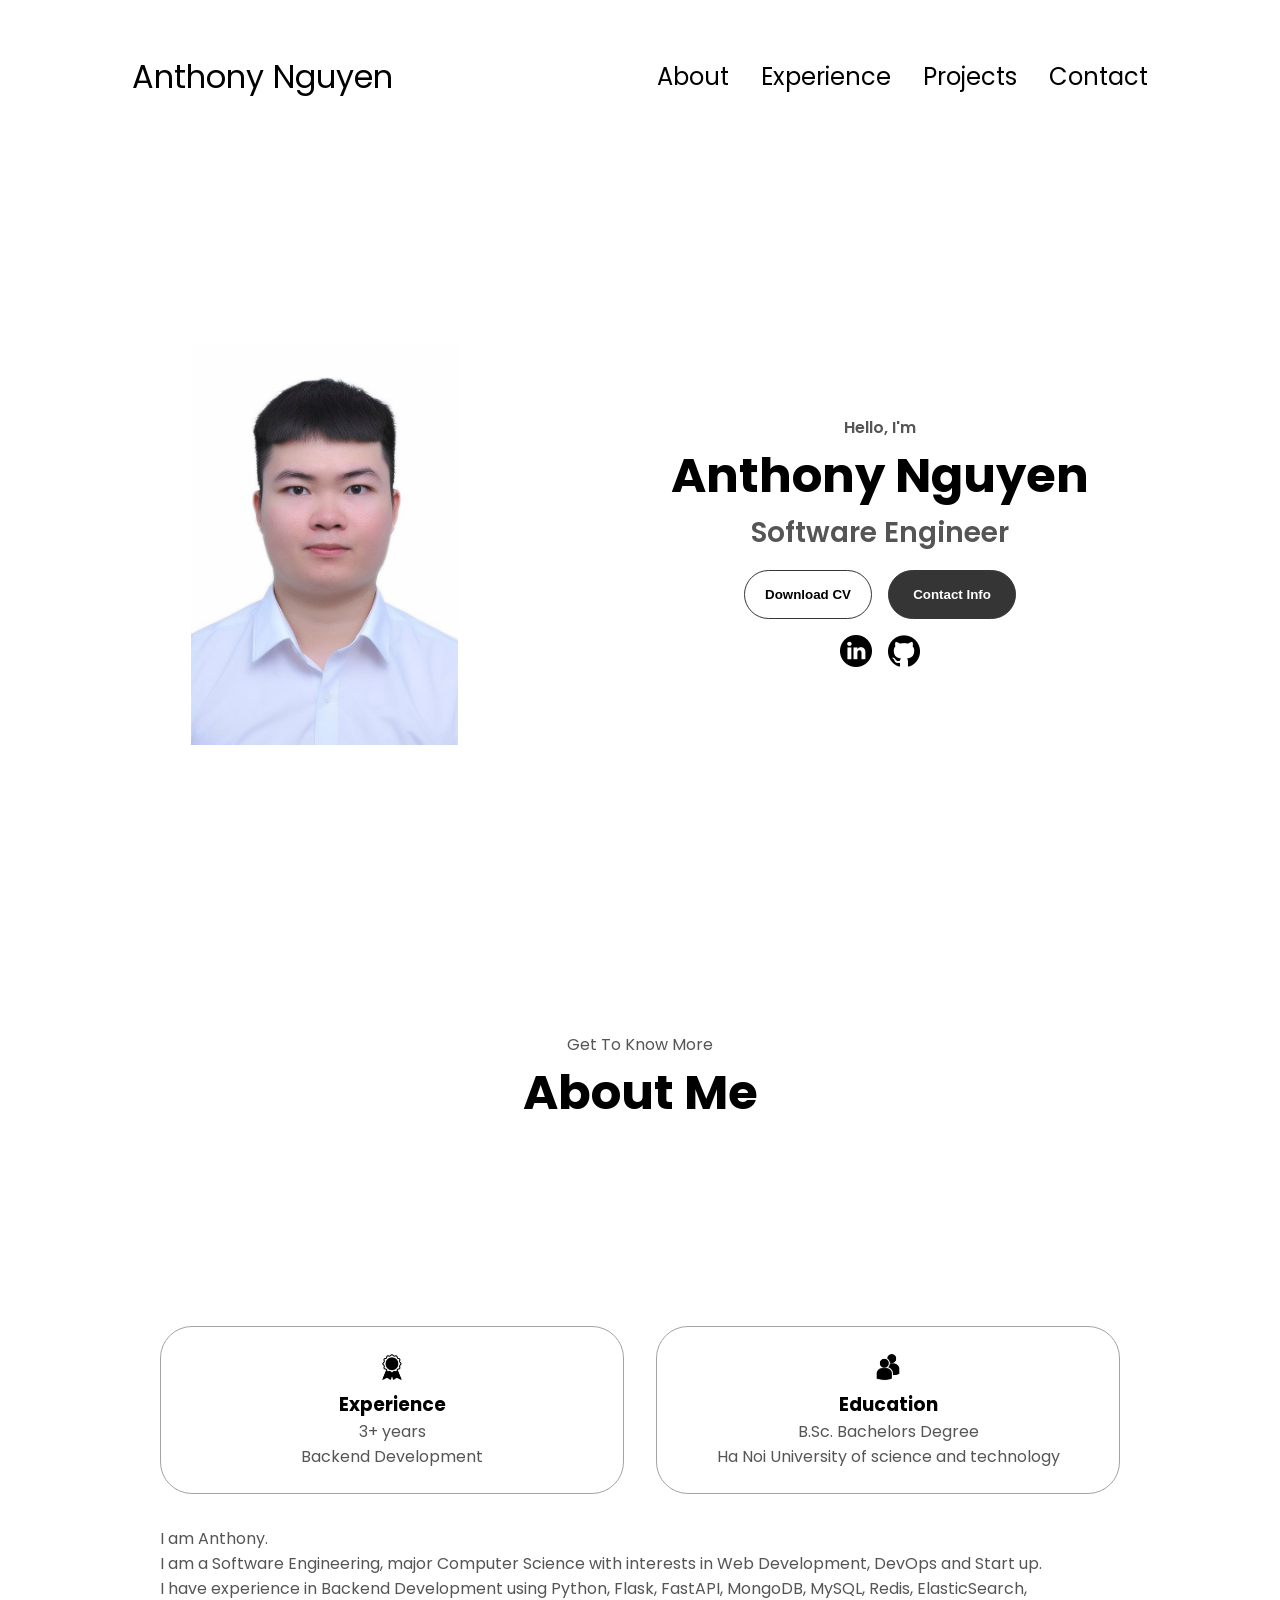
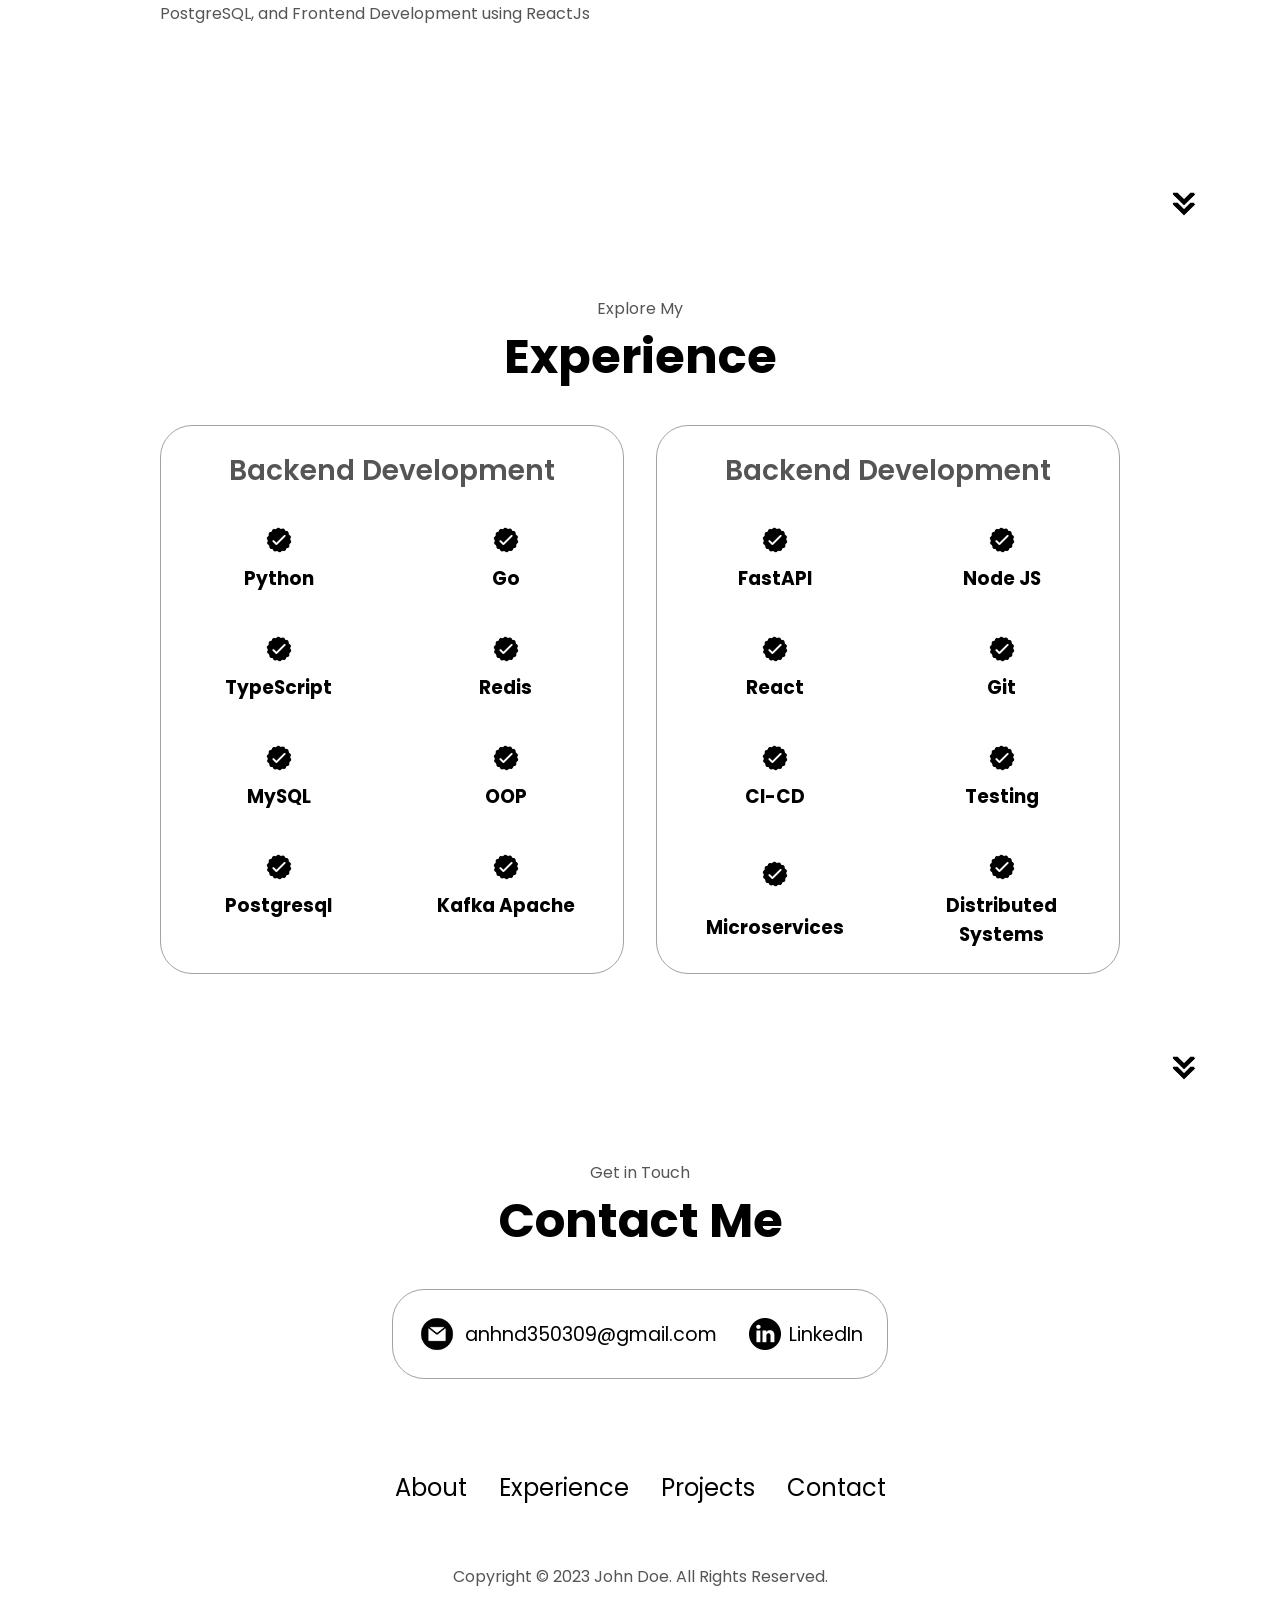
<file: src/index.html>
<!DOCTYPE html>
<html lang="en">
  <head>
    <meta charset="UTF-8" />
    <meta http-equiv="X-UA-Compatible" content="IE=edge" />
    <meta name="viewport" content="width=device-width, initial-scale=1.0" />
    <title>My Portfolio</title>
    <link rel="icon" href="assets/icon.jpg" />
    <link rel="stylesheet" href="style.css" />
    <link rel="stylesheet" href="mediaqueries.css" />
  </head>
  <body>
    <nav id="desktop-nav">
      <div class="logo">Anthony Nguyen</div>
      <div>
        <ul class="nav-links">
          <li><a href="#about">About</a></li>
          <li><a href="#experience">Experience</a></li>
          <li><a href="#projects">Projects</a></li>
          <li><a href="#contact">Contact</a></li>
        </ul>
      </div>
    </nav>
    <nav id="hamburger-nav">
      <div class="logo">John Doe</div>
      <div class="hamburger-menu">
        <div class="hamburger-icon" onclick="toggleMenu()">
          <span></span>
          <span></span>
          <span></span>
        </div>
        <div class="menu-links">
          <li><a href="#about" onclick="toggleMenu()">About</a></li>
          <li><a href="#experience" onclick="toggleMenu()">Experience</a></li>
          <li><a href="#projects" onclick="toggleMenu()">Projects</a></li>
          <li><a href="#contact" onclick="toggleMenu()">Contact</a></li>
        </div>
      </div>
    </nav>
    <section id="profile">
      <div class="section__pic-container">
        <img src="./assets/profile-pic.png" alt="John Doe profile picture" />
      </div>
      <div class="section__text">
        <p class="section__text__p1">Hello, I'm</p>
        <h1 class="title">Anthony Nguyen</h1>
        <p class="section__text__p2">Software Engineer</p>
        <div class="btn-container">
          <button
            class="btn btn-color-2"
            onclick="window.open('./assets/resume.pdf')"
          >
            Download CV
          </button>
          <button class="btn btn-color-1" onclick="location.href='./#contact'">
            Contact Info
          </button>
        </div>
        <div id="socials-container">
          <a href="https://www.linkedin.com/in/ducanh-99/" target="_blank">
            <img
              src="./assets/linkedin.png"
              alt="My LinkedIn profile"
              class="icon"
            />
          </a>
          <a href="https://github.com/ducanh-99" target="_blank">
            <img
              src="./assets/github.png"
              alt="My Github profile"
              class="icon"
            />
          </a>
        </div>
      </div>
    </section>
    <section id="about">
      <p class="section__text__p1">Get To Know More</p>
      <h1 class="title">About Me</h1>
      <div class="section-container">
        <!-- <div class="section__pic-container">
          <img
            src="./assets/about-pic.png"
            alt="Profile picture"
            class="about-pic"
          />
        </div> -->
        <div class="about-details-container">
          <div class="about-containers">
            <div class="details-container">
              <img
                src="./assets/experience.png"
                alt="Experience icon"
                class="icon"
              />
              <h3>Experience</h3>
              <p>3+ years<br />Backend Development</p>
            </div>
            <div class="details-container">
              <img
                src="./assets/education.png"
                alt="Education icon"
                class="icon"
              />
              <h3>Education</h3>
              <p>
                B.Sc. Bachelors Degree<br />Ha Noi University of science and
                technology
              </p>
            </div>
          </div>
          <div class="text-container">
            <p>
              I am Anthony. <br />
              I am a Software Engineering, major Computer Science with interests
              in Web Development, DevOps and Start up. <br />
              I have experience in Backend Development using Python, Flask,
              FastAPI, MongoDB, MySQL, Redis, ElasticSearch, PostgreSQL, and
              Frontend Development using ReactJs
            </p>
          </div>
        </div>
      </div>
      <img
        src="./assets/arrow.png"
        alt="Arrow icon"
        class="icon arrow"
        onclick="location.href='./#experience'"
      />
    </section>
    <section id="experience">
      <p class="section__text__p1">Explore My</p>
      <h1 class="title">Experience</h1>
      <div class="experience-details-container">
        <div class="about-containers">
          <div class="details-container">
            <h2 class="experience-sub-title">Backend Development</h2>
            <div class="article-container">
              <article>
                <img
                  src="./assets/checkmark.png"
                  alt="Experience icon"
                  class="icon"
                />
                <div>
                  <h3>Python</h3>
                </div>
              </article>
              <article>
                <img
                  src="./assets/checkmark.png"
                  alt="Experience icon"
                  class="icon"
                />
                <div>
                  <h3>Go</h3>
                </div>
              </article>
              <article>
                <img
                  src="./assets/checkmark.png"
                  alt="Experience icon"
                  class="icon"
                />
                <div>
                  <h3>TypeScript</h3>
                </div>
              </article>
              <article>
                <img
                  src="./assets/checkmark.png"
                  alt="Experience icon"
                  class="icon"
                />
                <div>
                  <h3>Redis</h3>
                </div>
              </article>
              <article>
                <img
                  src="./assets/checkmark.png"
                  alt="Experience icon"
                  class="icon"
                />
                <div>
                  <h3>MySQL</h3>
                </div>
              </article>
              <article>
                <img
                  src="./assets/checkmark.png"
                  alt="Experience icon"
                  class="icon"
                />
                <div>
                  <h3>OOP</h3>
                </div>
              </article>
              <article>
                <img
                  src="./assets/checkmark.png"
                  alt="Experience icon"
                  class="icon"
                />
                <div>
                  <h3>Postgresql</h3>
                </div>
              </article>
              <article>
                <img
                  src="./assets/checkmark.png"
                  alt="Experience icon"
                  class="icon"
                />
                <div>
                  <h3>Kafka Apache</h3>
                </div>
              </article>
            </div>
          </div>
          <div class="details-container">
            <h2 class="experience-sub-title">Backend Development</h2>
            <div class="article-container">
              <article>
                <img
                  src="./assets/checkmark.png"
                  alt="Experience icon"
                  class="icon"
                />
                <div>
                  <h3>FastAPI</h3>
                </div>
              </article>
              <article>
                <img
                  src="./assets/checkmark.png"
                  alt="Experience icon"
                  class="icon"
                />
                <div>
                  <h3>Node JS</h3>
                </div>
              </article>
              <article>
                <img
                  src="./assets/checkmark.png"
                  alt="Experience icon"
                  class="icon"
                />
                <div>
                  <h3>React</h3>
                </div>
              </article>
              <article>
                <img
                  src="./assets/checkmark.png"
                  alt="Experience icon"
                  class="icon"
                />
                <div>
                  <h3>Git</h3>
                </div>
              </article>
              <article>
                <img
                  src="./assets/checkmark.png"
                  alt="Experience icon"
                  class="icon"
                />
                <div>
                  <h3>CI-CD</h3>
                </div>
              </article>
              <article>
                <img
                  src="./assets/checkmark.png"
                  alt="Experience icon"
                  class="icon"
                />
                <div>
                  <h3>Testing</h3>
                </div>
              </article>
              <article>
                <img
                  src="./assets/checkmark.png"
                  alt="Experience icon"
                  class="icon"
                />
                <div>
                  <h3>Microservices</h3>
                </div>
              </article>
              <article>
                <img
                  src="./assets/checkmark.png"
                  alt="Experience icon"
                  class="icon"
                />
                <div>
                  <h3>Distributed Systems</h3>
                </div>
              </article>
            </div>
          </div>
        </div>
      </div>
      <img
        src="./assets/arrow.png"
        alt="Arrow icon"
        class="icon arrow"
        onclick="location.href='./#projects'"
      />
    </section>
    <!-- <section id="projects">
      <p class="section__text__p1">Browse My Recent</p>
      <h1 class="title">Projects</h1>
      <div class="experience-details-container">
        <div class="about-containers">
          <div class="details-container color-container">
            <div class="article-container">
              <img
                src="./assets/project-1.png"
                alt="Project 1"
                class="project-img"
              />
            </div>
            <h2 class="experience-sub-title project-title">Project One</h2>
            <div class="btn-container">
              <button
                class="btn btn-color-2 project-btn"
                onclick="location.href='https://github.com/'"
              >
                Github
              </button>
              <button
                class="btn btn-color-2 project-btn"
                onclick="location.href='https://github.com/'"
              >
                Live Demo
              </button>
            </div>
          </div>
          <div class="details-container color-container">
            <div class="article-container">
              <img
                src="./assets/project-2.png"
                alt="Project 2"
                class="project-img"
              />
            </div>
            <h2 class="experience-sub-title project-title">Project Two</h2>
            <div class="btn-container">
              <button
                class="btn btn-color-2 project-btn"
                onclick="location.href='https://github.com/'"
              >
                Github
              </button>
              <button
                class="btn btn-color-2 project-btn"
                onclick="location.href='https://github.com/'"
              >
                Live Demo
              </button>
            </div>
          </div>
          <div class="details-container color-container">
            <div class="article-container">
              <img
                src="./assets/project-3.png"
                alt="Project 3"
                class="project-img"
              />
            </div>
            <h2 class="experience-sub-title project-title">Project Three</h2>
            <div class="btn-container">
              <button
                class="btn btn-color-2 project-btn"
                onclick="location.href='https://github.com/'"
              >
                Github
              </button>
              <button
                class="btn btn-color-2 project-btn"
                onclick="location.href='https://github.com/'"
              >
                Live Demo
              </button>
            </div>
          </div>
        </div>
      </div>
      <img
        src="./assets/arrow.png"
        alt="Arrow icon"
        class="icon arrow"
        onclick="location.href='./#contact'"
      />
    </section> -->
    <section id="contact">
      <p class="section__text__p1">Get in Touch</p>
      <h1 class="title">Contact Me</h1>
      <div class="contact-info-upper-container">
        <div class="contact-info-container">
          <img
            src="./assets/email.png"
            alt="Email icon"
            class="icon contact-icon email-icon"
          />
          <p>
            <a href="mailto:anhnd350309@gmail.com">anhnd350309@gmail.com</a>
          </p>
        </div>
        <div class="contact-info-container">
          <img
            src="./assets/linkedin.png"
            alt="LinkedIn icon"
            class="icon contact-icon"
          />
          <p>
            <a href="https://www.linkedin.com/in/ducanh-99/" target="_blank"
              >LinkedIn</a
            >
          </p>
        </div>
      </div>
    </section>
    <footer>
      <nav>
        <div class="nav-links-container">
          <ul class="nav-links">
            <li><a href="#about">About</a></li>
            <li><a href="#experience">Experience</a></li>
            <li><a href="#projects">Projects</a></li>
            <li><a href="#contact">Contact</a></li>
          </ul>
        </div>
      </nav>
      <p>Copyright &#169; 2023 John Doe. All Rights Reserved.</p>
    </footer>
    <script src="script.js"></script>
  </body>
</html>
</file>
<file: src/style.css>
/* GENERAL */

@import url("https://fonts.googleapis.com/css2?family=Poppins:wght@300;400;500;600&display=swap");

* {
  margin: 0;
  padding: 0;
}

body {
  font-family: "Poppins", sans-serif;
}

html {
  scroll-behavior: smooth;
}

p {
  color: rgb(85, 85, 85);
}

/* TRANSITION */

a,
.btn {
  transition: all 300ms ease;
}

/* DESKTOP NAV */

nav,
.nav-links {
  display: flex;
}

nav {
  justify-content: space-around;
  align-items: center;
  height: 17vh;
}

.nav-links {
  gap: 2rem;
  list-style: none;
  font-size: 1.5rem;
}

a {
  color: black;
  text-decoration: none;
  text-decoration-color: white;
}

a:hover {
  color: grey;
  text-decoration: underline;
  text-underline-offset: 1rem;
  text-decoration-color: rgb(181, 181, 181);
}

.logo {
  font-size: 2rem;
}

.logo:hover {
  cursor: default;
}

/* HAMBURGER MENU */

#hamburger-nav {
  display: none;
}

.hamburger-menu {
  position: relative;
  display: inline-block;
}

.hamburger-icon {
  display: flex;
  flex-direction: column;
  justify-content: space-between;
  height: 24px;
  width: 30px;
  cursor: pointer;
}

.hamburger-icon span {
  width: 100%;
  height: 2px;
  background-color: black;
  transition: all 0.3 ease-in-out;
}

.menu-links {
  position: absolute;
  top: 100%;
  right: 0;
  background-color: white;
  width: fit-content;
  max-height: 0;
  overflow: hidden;
  transition: all 0.3 ease-in-out;
}

.menu-links a {
  display: block;
  padding: 10px;
  text-align: center;
  font-size: 1.5rem;
  color: black;
  text-decoration: none;
  transition: all 0.3 ease-in-out;
}

.menu-links li {
  list-style: none;
}

.menu-links.open {
  max-height: 300px;
}

.hamburger-icon.open span:first-child {
  transform: rotate(45deg) translate(10px, 5px);
}

.hamburger-icon.open span:nth-child(2) {
  opacity: 0;
}

.hamburger-icon.open span:last-child {
  transform: rotate(-45deg) translate(10px, -5px);
}

.hamburger-icon span:first-child {
  transform: none;
}

.hamburger-icon span:first-child {
  opacity: 1;
}

.hamburger-icon span:first-child {
  transform: none;
}

/* SECTIONS */

section {
  padding-top: 4vh;
  height: 96vh;
  margin: 0 10rem;
  box-sizing: border-box;
  min-height: fit-content;
}

.section-container {
  display: flex;
}

/* PROFILE SECTION */

#profile {
  display: flex;
  justify-content: center;
  gap: 5rem;
  height: 80vh;
}

.section__pic-container {
  display: flex;
  height: 400px;
  width: 400px;
  margin: auto 0;
}

.section__text {
  align-self: center;
  text-align: center;
}

.section__text p {
  font-weight: 600;
}

.section__text__p1 {
  text-align: center;
}

.section__text__p2 {
  font-size: 1.75rem;
  margin-bottom: 1rem;
}

.title {
  font-size: 3rem;
  text-align: center;
}

#socials-container {
  display: flex;
  justify-content: center;
  margin-top: 1rem;
  gap: 1rem;
}

/* ICONS */

.icon {
  cursor: pointer;
  height: 2rem;
}

/* BUTTONS */

.btn-container {
  display: flex;
  justify-content: center;
  gap: 1rem;
}

.btn {
  font-weight: 600;
  transition: all 300ms ease;
  padding: 1rem;
  width: 8rem;
  border-radius: 2rem;
}

.btn-color-1,
.btn-color-2 {
  border: rgb(53, 53, 53) 0.1rem solid;
}

.btn-color-1:hover,
.btn-color-2:hover {
  cursor: pointer;
}

.btn-color-1,
.btn-color-2:hover {
  background: rgb(53, 53, 53);
  color: white;
}

.btn-color-1:hover {
  background: rgb(0, 0, 0);
}

.btn-color-2 {
  background: none;
}

.btn-color-2:hover {
  border: rgb(255, 255, 255) 0.1rem solid;
}

.btn-container {
  gap: 1rem;
}

/* ABOUT SECTION */

#about {
  position: relative;
}

.about-containers {
  gap: 2rem;
  margin-bottom: 2rem;
  margin-top: 2rem;
}

.about-details-container {
  justify-content: center;
  flex-direction: column;
}

.about-containers,
.about-details-container {
  display: flex;
}

.about-pic {
  border-radius: 2rem;
}

.arrow {
  position: absolute;
  right: -5rem;
  bottom: 2.5rem;
}

.details-container {
  padding: 1.5rem;
  flex: 1;
  background: white;
  border-radius: 2rem;
  border: rgb(53, 53, 53) 0.1rem solid;
  border-color: rgb(163, 163, 163);
  text-align: center;
}

.section-container {
  gap: 4rem;
  height: 80%;
}

.section__pic-container {
  height: 400px;
  width: 400px;
  margin: auto 0;
}

/* EXPERIENCE SECTION */

#experience {
  position: relative;
}

.experience-sub-title {
  color: rgb(85, 85, 85);
  font-weight: 600;
  font-size: 1.75rem;
  margin-bottom: 2rem;
}

.experience-details-container {
  display: flex;
  justify-content: center;
  flex-direction: column;
}

.article-container {
  display: flex;
  text-align: initial;
  flex-wrap: wrap;
  flex-direction: row;
  gap: 2.5rem;
  justify-content: space-around;
}

article {
  display: flex;
  flex-direction: column; /* Change the direction to column */
  align-items: center; /* Center the content vertically */
  justify-content: space-around;
  width: 10rem;
  gap: 0.5rem;
  text-align: center; /* Center the text horizontally */
}

article .icon {
  cursor: default;
}

/* PROJECTS SECTION */

#projects {
  position: relative;
}

.color-container {
  border-color: rgb(163, 163, 163);
  background: rgb(250, 250, 250);
}

.project-img {
  border-radius: 2rem;
  width: 90%;
  height: 90%;
}

.project-title {
  margin: 1rem;
  color: black;
}

.project-btn {
  color: black;
  border-color: rgb(163, 163, 163);
}

/* CONTACT */

#contact {
  display: flex;
  justify-content: center;
  flex-direction: column;
  height: 70vh;
}

.contact-info-upper-container {
  display: flex;
  justify-content: center;
  border-radius: 2rem;
  border: rgb(53, 53, 53) 0.1rem solid;
  border-color: rgb(163, 163, 163);
  background: (250, 250, 250);
  margin: 2rem auto;
  padding: 0.5rem;
}

.contact-info-container {
  display: flex;
  align-items: center;
  justify-content: center;
  gap: 0.5rem;
  margin: 1rem;
}

.contact-info-container p {
  font-size: larger;
}

.contact-icon {
  cursor: default;
}

.email-icon {
  height: 2.5rem;
}

/* FOOTER SECTION */

footer {
  height: 26vh;
  margin: 0 1rem;
}

footer p {
  text-align: center;
}
</file>
<file: src/mediaqueries.css>
@media screen and (max-width: 1400px) {
  #profile {
    height: 83vh;
    margin-bottom: 6rem;
  }
  .about-containers {
    flex-wrap: wrap;
  }
  #contact,
  #projects {
    height: fit-content;
  }
}

@media screen and (max-width: 1200px) {
  #desktop-nav {
    display: none;
  }
  #hamburger-nav {
    display: flex;
  }
  #experience,
  .experience-details-container {
    margin-top: 2rem;
  }
  #profile,
  .section-container {
    display: block;
  }
  .arrow {
    display: none;
  }
  section,
  .section-container {
    height: fit-content;
  }
  section {
    margin: 0 5%;
  }
  .section__pic-container {
    width: 275px;
    height: 275px;
    margin: 0 auto 2rem;
  }
  .about-containers {
    margin-top: 0;
  }
}

@media screen and (max-width: 600px) {
  #contact,
  footer {
    height: 40vh;
  }
  #profile {
    height: 83vh;
    margin-bottom: 0;
  }
  article {
    font-size: 1rem;
  }
  footer nav {
    height: fit-content;
    margin-bottom: 2rem;
  }
  .about-containers,
  .contact-info-upper-container,
  .btn-container {
    flex-wrap: wrap;
  }
  .contact-info-container {
    margin: 0;
  }
  .contact-info-container p,
  .nav-links li a {
    font-size: 1rem;
  }
  .experience-sub-title {
    font-size: 1.25rem;
  }
  .logo {
    font-size: 1.5rem;
  }
  .nav-links {
    flex-direction: column;
    gap: 0.5rem;
    text-align: center;
  }
  .section__pic-container {
    width: auto;
    height: 46vw;
    justify-content: center;
  }
  .section__text__p2 {
    font-size: 1.25rem;
  }
  .title {
    font-size: 2rem;
  }
  .text-container {
    text-align: justify;
  }
}
</file>
